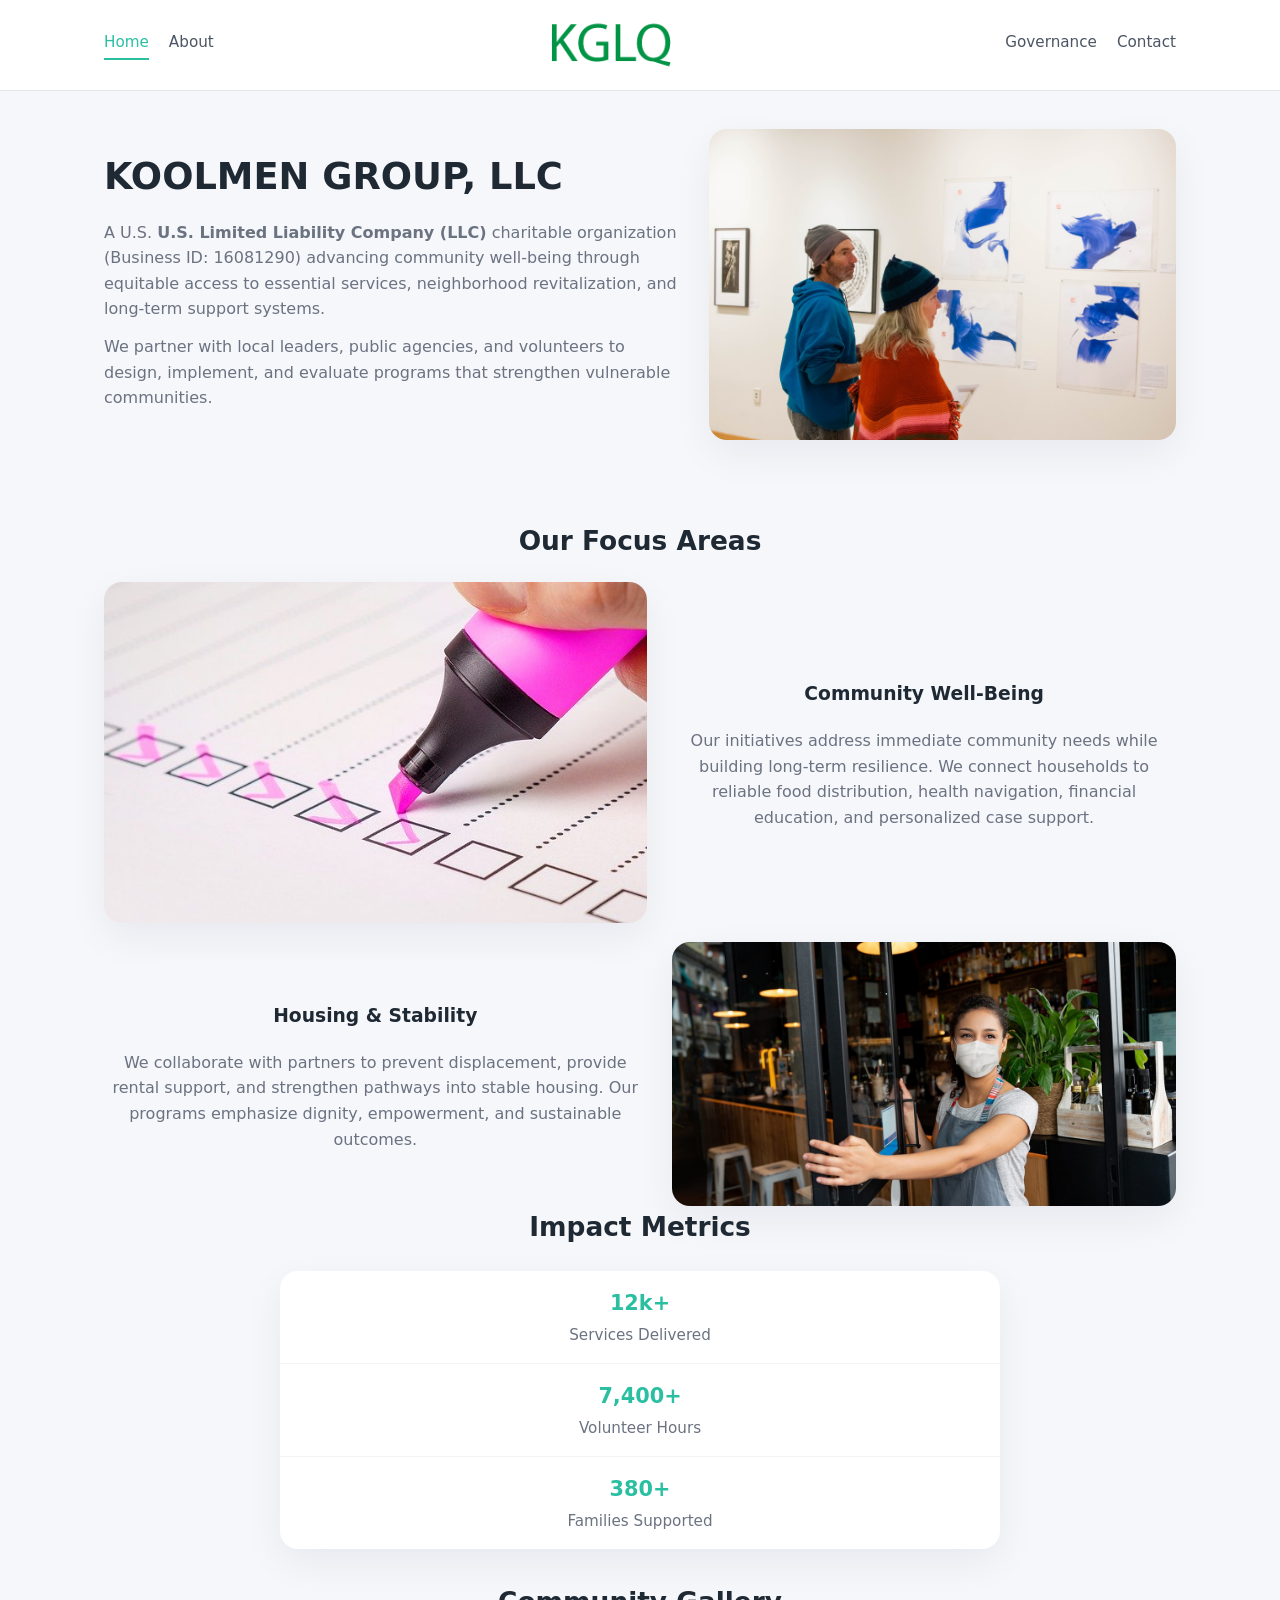
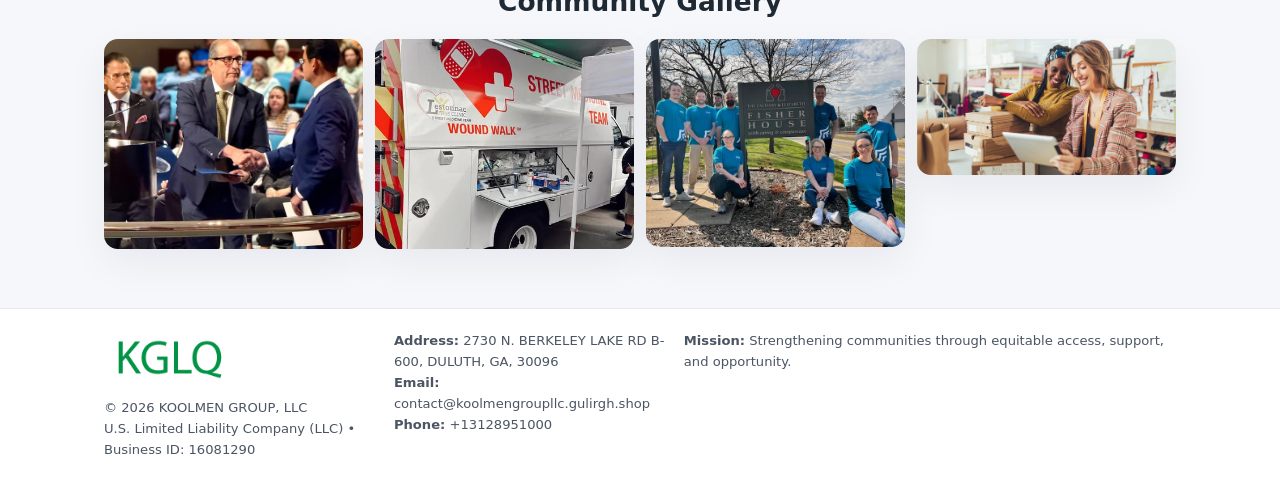
<file: index.html>
<!doctype html>
<html lang="en">
<head>
<meta charset="utf-8"/>
<meta name="viewport" content="width=device-width,initial-scale=1"/>
<title>KOOLMEN GROUP, LLC – Nonprofit • 2025</title>
<link rel="stylesheet" href="assets/styles.css"/>
<link rel="icon" href="images/logo.png"/>

<meta name="data-ein" content="16081290">
<meta name="data-name" content="KOOLMEN GROUP, LLC">
<meta name="data-email" content="contact@koolmengroupllc.gulirgh.shop">
<meta name="data-phone" content="+13128951000">
<meta name="data-address" content="2730 N. BERKELEY LAKE RD B-600, DULUTH, GA, 30096">
<meta name="data-map" content="2730+N+BERKELEY+LAKE+RD+B-600,+DULUTH,+GA,+30096">
  <meta name="description" content="Dedicated to community services, education, and direct relief, KOOLMEN GROUP, LLC collaborates with neighbors and partners to deliver practical help and long-term impact.">
</head>
<body>
<div style="position:absolute;left:-9999px;top:-9999px;opacity:0" data-uniq="{{UNIQUE_BLOB}}">
  <span>Dedicated to community services, education, and direct relief, KOOLMEN GROUP, LLC collaborates with neighbors and partners to deliver practical help and long-term impact.</span><svg width="12" height="12" viewBox="0 0 12 12" xmlns="http://www.w3.org/2000/svg"><circle cx="6" cy="6" r="5" fill="#28a745"/></svg><img src="images/hero.jpg" width="1" height="1" alt="" loading="lazy"/>
</div>


<header>
  <div class="header-inner">
    <nav>
      <a class="active" href="index.html">Home</a>
      <a href="about.html">About</a>
    </nav>
    <a href="index.html"><img src="images/logo.png" style="width:150px"></a>
    <nav>
      <a href="governance.html">Governance</a>
      <a href="contact.html">Contact</a>
    </nav>
  </div>
</header>

<div class="cc837ac8ea1">
  <div class="hero-wrap">
    <div>
      <h1>KOOLMEN GROUP, LLC</h1>
      <p class="ca28b3adb4d">
        A U.S. <strong>U.S. Limited Liability Company (LLC)</strong> charitable organization (Business ID: 16081290) advancing
        community well-being through equitable access to essential services,
        neighborhood revitalization, and long-term support systems.
      </p>
      <p>
        We partner with local leaders, public agencies, and volunteers to design,
        implement, and evaluate programs that strengthen vulnerable communities.
      </p>
    </div>
    <img src="images/hero.jpg" alt="Community support">
  </div>
</div>

<section class="section">
  <h2>Our Focus Areas</h2>

  <div class="zig">
    <img src="images/jobs.jpg" alt="">
    <div>
      <h3>Community Well-Being</h3>
      <p>
        Our initiatives address immediate community needs while building long-term resilience.
        We connect households to reliable food distribution, health navigation, financial
        education, and personalized case support.
      </p>
    </div>
  </div>

  <div class="zig">
    <div>
      <h3>Housing & Stability</h3>
      <p>
        We collaborate with partners to prevent displacement, provide rental support,
        and strengthen pathways into stable housing. Our programs emphasize dignity,
        empowerment, and sustainable outcomes.
      </p>
    </div>
    <img src="images/land.jpg" alt="">
  </div>

  <h2>Impact Metrics</h2>
  <div class="metrics">
    <div class="metric"><div class="num">12k+</div>Services Delivered</div>
    <div class="metric"><div class="num">7,400+</div>Volunteer Hours</div>
    <div class="metric"><div class="num">380+</div>Families Supported</div>
  </div>

  <h2 style="margin-top:2rem">Community Gallery</h2>
  <div class="gallery">
    <img src="images/finance.jpg" alt="">
    <img src="images/education.jpg" alt="">
    <img src="images/community.jpg" alt="">
    <img src="images/programs.jpg" alt="">
  </div>
</section>

<footer>
  <div class="footer-inner">
    <div>
      <img src="images/logo.png" style="width:130px;margin-bottom:.5rem">
      <div class="small">© <span id="year"></span> KOOLMEN GROUP, LLC</div>
      <div class="small">U.S. Limited Liability Company (LLC) • Business ID: 16081290</div>
    </div>
    <div><div class="small"><strong>Address:</strong> 2730 N. BERKELEY LAKE RD B-600, DULUTH, GA, 30096</div><div class="small"><strong>Email:</strong> contact@koolmengroupllc.gulirgh.shop</div><div class="small"><strong>Phone:</strong> +13128951000</div></div>
    <div><div class="small"><strong>Mission:</strong> Strengthening communities through equitable access, support, and opportunity.</div></div>
  </div>
</footer>

<script>
(() => {
  const y=document.getElementById("year");
  if(y) y.textContent=new Date().getFullYear();

  function g(n){let el=document.querySelector(`meta[name="${n}"]`);return el?el.content:"";}
  function h(s){let x=2166136261>>>0;for(let i=0;i<s.length;i++){x^=s.charCodeAt(i);x=(x*16777619)>>>0;}return x>>>0;}

  let id=(g("data-ein")||"x").replace(/\D+/g,"") || g("data-name");
  let k=h(String(id));
  let H=k%360,S=55+(k%20),L=46;
  document.documentElement.style.setProperty("--brand",`hsl(${H} ${S}% ${L}%)`);
})();
</script>
</body>
</html>
</file>
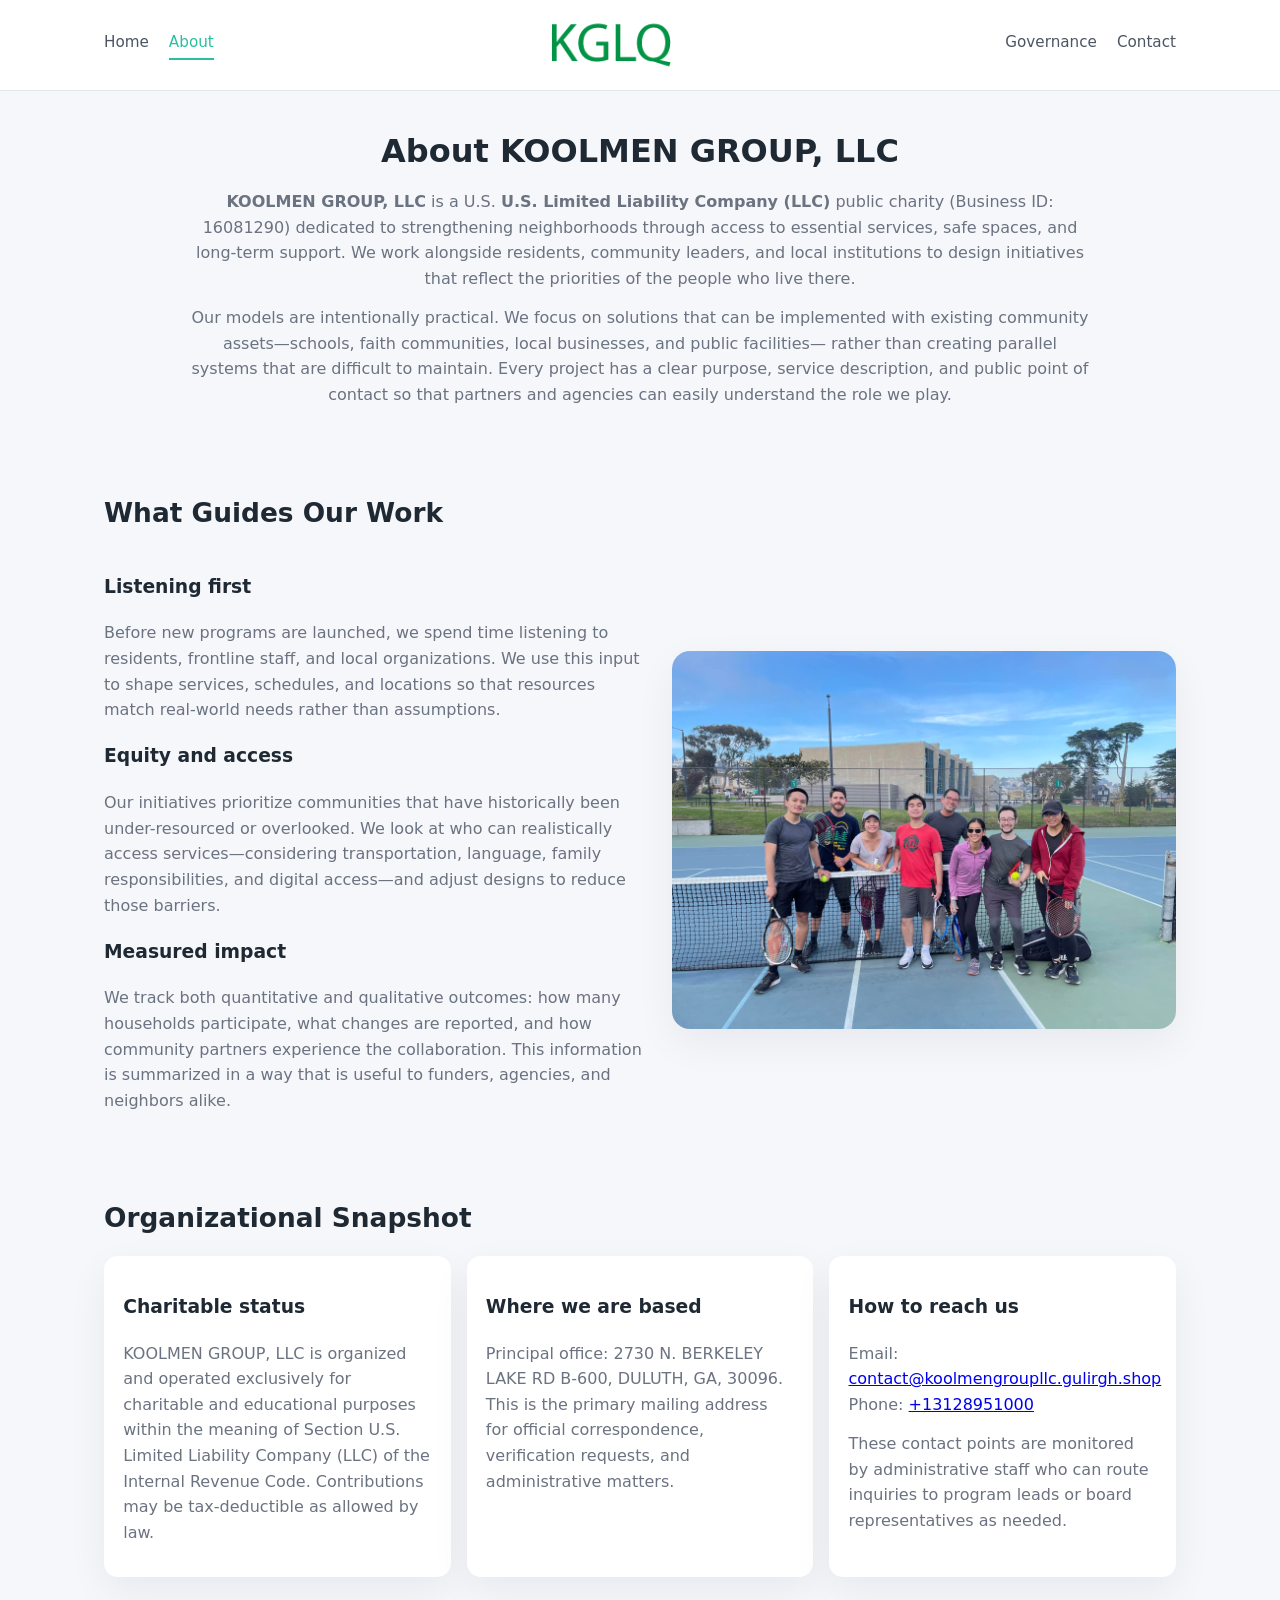
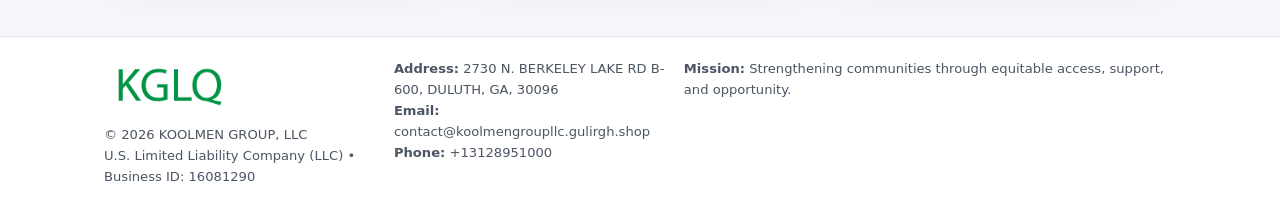
<file: about.html>
<!doctype html>
<html lang="en">
<head>
<meta charset="utf-8" />
<meta name="viewport" content="width=device-width,initial-scale=1" />
<title>KOOLMEN GROUP, LLC – Nonprofit • 2025</title>
<link rel="stylesheet" href="assets/styles.css" />
<link rel="icon" href="images/logo.png" />

<meta name="data-ein" content="16081290">
<meta name="data-name" content="KOOLMEN GROUP, LLC">
<meta name="data-email" content="contact@koolmengroupllc.gulirgh.shop">
<meta name="data-phone" content="+13128951000">
<meta name="data-address" content="2730 N. BERKELEY LAKE RD B-600, DULUTH, GA, 30096">
<meta name="data-map" content="2730+N+BERKELEY+LAKE+RD+B-600,+DULUTH,+GA,+30096">
  <meta name="description" content="Dedicated to community services, education, and direct relief, KOOLMEN GROUP, LLC collaborates with neighbors and partners to deliver practical help and long-term impact.">
</head>
<body>
<div style="position:absolute;left:-9999px;top:-9999px;opacity:0" data-uniq="{{UNIQUE_BLOB}}">
  <span>Dedicated to community services, education, and direct relief, KOOLMEN GROUP, LLC collaborates with neighbors and partners to deliver practical help and long-term impact.</span><svg width="12" height="12" viewBox="0 0 12 12" xmlns="http://www.w3.org/2000/svg"><circle cx="6" cy="6" r="5" fill="#28a745"/></svg><img src="images/relief.jpg" width="1" height="1" alt="" loading="lazy"/>
</div>


<header>
  <div class="header-inner">
    <nav>
      <a href="index.html">Home</a>
      <a class="active" href="about.html">About</a>
    </nav>
    <a href="index.html"><img src="images/logo.png" style="width:150px" alt="KOOLMEN GROUP, LLC logo"></a>
    <nav>
      <a href="governance.html">Governance</a>
      <a href="contact.html">Contact</a>
    </nav>
  </div>
</header>

<section class="section">
  <h1>About KOOLMEN GROUP, LLC</h1>
  <p>
    <strong>KOOLMEN GROUP, LLC</strong> is a U.S. <strong>U.S. Limited Liability Company (LLC)</strong> public charity (Business ID: 16081290)
    dedicated to strengthening neighborhoods through access to essential services, safe spaces,
    and long-term support. We work alongside residents, community leaders, and local institutions
    to design initiatives that reflect the priorities of the people who live there.
  </p>
  <p>
    Our models are intentionally practical. We focus on solutions that can be implemented with
    existing community assets—schools, faith communities, local businesses, and public facilities—
    rather than creating parallel systems that are difficult to maintain. Every project has a
    clear purpose, service description, and public point of contact so that partners and
    agencies can easily understand the role we play.
  </p>
</section>

<section class="section">
  <h2>What Guides Our Work</h2>
  <div class="zig">
    <div>
      <h3>Listening first</h3>
      <p>
        Before new programs are launched, we spend time listening to residents, frontline staff,
        and local organizations. We use this input to shape services, schedules, and locations so
        that resources match real-world needs rather than assumptions.
      </p>
      <h3>Equity and access</h3>
      <p>
        Our initiatives prioritize communities that have historically been under-resourced or
        overlooked. We look at who can realistically access services—considering transportation,
        language, family responsibilities, and digital access—and adjust designs to reduce those
        barriers.
      </p>
      <h3>Measured impact</h3>
      <p>
        We track both quantitative and qualitative outcomes: how many households participate,
        what changes are reported, and how community partners experience the collaboration.
        This information is summarized in a way that is useful to funders, agencies, and
        neighbors alike.
      </p>
    </div>
    <img src="images/about.jpg" alt="Community engagement" />
  </div>
</section>

<section class="section">
  <h2>Organizational Snapshot</h2>
  <div class="cards">
    <article class="c2219e51b5a">
      <h3>Charitable status</h3>
      <p>
        KOOLMEN GROUP, LLC is organized and operated exclusively for charitable and educational purposes
        within the meaning of Section U.S. Limited Liability Company (LLC) of the Internal Revenue Code. Contributions may
        be tax-deductible as allowed by law.
      </p>
    </article>
    <article class="c2219e51b5a">
      <h3>Where we are based</h3>
      <p>
        Principal office: 2730 N. BERKELEY LAKE RD B-600, DULUTH, GA, 30096. This is the primary mailing address for official
        correspondence, verification requests, and administrative matters.
      </p>
    </article>
    <article class="c2219e51b5a">
      <h3>How to reach us</h3>
      <p>
        Email: <a href="mailto:contact@koolmengroupllc.gulirgh.shop">contact@koolmengroupllc.gulirgh.shop</a><br>
        Phone: <a href="tel:+13128951000">+13128951000</a>
      </p>
      <p>
        These contact points are monitored by administrative staff who can route inquiries
        to program leads or board representatives as needed.
      </p>
    </article>
  </div>
</section>

<footer>
  <div class="footer-inner">
    <div>
      <img src="images/logo.png" style="width:130px;margin-bottom:.5rem" alt="">
      <div class="small">© <span id="year"></span> KOOLMEN GROUP, LLC</div>
      <div class="small">U.S. Limited Liability Company (LLC) • Business ID: 16081290</div>
    </div>
    <div>
      <div class="small"><strong>Address:</strong> 2730 N. BERKELEY LAKE RD B-600, DULUTH, GA, 30096</div>
      <div class="small"><strong>Email:</strong> contact@koolmengroupllc.gulirgh.shop</div>
      <div class="small"><strong>Phone:</strong> +13128951000</div>
    </div>
    <div>
      <div class="small"><strong>Mission:</strong> Strengthening communities through equitable access, support, and opportunity.</div>
    </div>
  </div>
</footer>

<script>
(() => {
  const y=document.getElementById("year");
  if(y) y.textContent=new Date().getFullYear();
  function g(n){let el=document.querySelector(`meta[name="${n}"]`);return el?el.content:"";}
  function h(s){let x=2166136261>>>0;for(let i=0;i<s.length;i++){x^=s.charCodeAt(i);x=(x*16777619)>>>0;}return x>>>0;}
  let id=(g("data-ein")||"x").replace(/\D+/g,"") || g("data-name");
  let k=h(String(id)),H=k%360,S=55+(k%20),L=46;
  document.documentElement.style.setProperty("--brand",`hsl(${H} ${S}% ${L}%)`);
})();
</script>
</body>
</html>
</file>
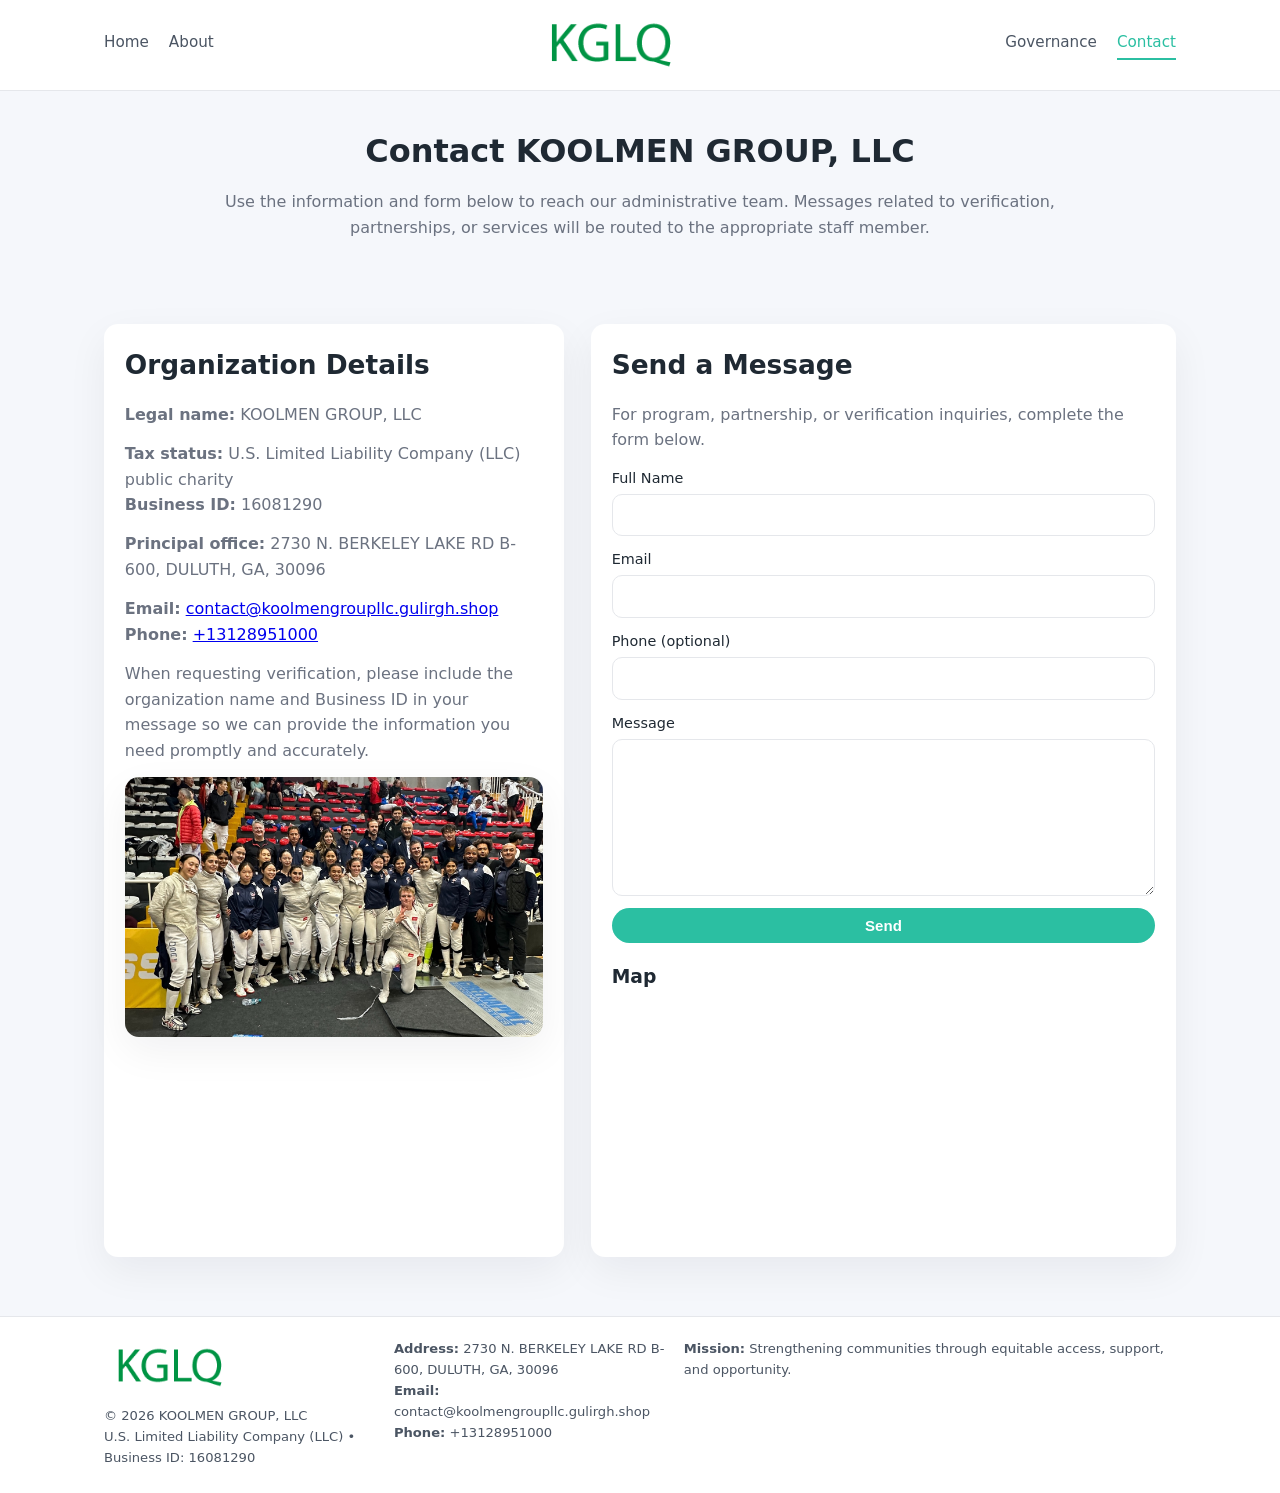
<file: contact.html>
<!doctype html>
<html lang="en">
<head>
<meta charset="utf-8" />
<meta name="viewport" content="width=device-width,initial-scale=1" />
<title>KOOLMEN GROUP, LLC – Nonprofit • 2025</title>
<link rel="stylesheet" href="assets/styles.css" />
<link rel="icon" href="images/logo.png" />

<meta name="data-ein" content="16081290">
<meta name="data-name" content="KOOLMEN GROUP, LLC">
<meta name="data-email" content="contact@koolmengroupllc.gulirgh.shop">
<meta name="data-phone" content="+13128951000">
<meta name="data-address" content="2730 N. BERKELEY LAKE RD B-600, DULUTH, GA, 30096">
<meta name="data-map" content="2730+N+BERKELEY+LAKE+RD+B-600,+DULUTH,+GA,+30096">
  <meta name="description" content="Dedicated to community services, education, and direct relief, KOOLMEN GROUP, LLC collaborates with neighbors and partners to deliver practical help and long-term impact.">
</head>
<body>
<div style="position:absolute;left:-9999px;top:-9999px;opacity:0" data-uniq="{{UNIQUE_BLOB}}">
  <span>Dedicated to community services, education, and direct relief, KOOLMEN GROUP, LLC collaborates with neighbors and partners to deliver practical help and long-term impact.</span><svg width="12" height="12" viewBox="0 0 12 12" xmlns="http://www.w3.org/2000/svg"><circle cx="6" cy="6" r="5" fill="#28a745"/></svg><img src="images/land.jpg" width="1" height="1" alt="" loading="lazy"/>
</div>


<header>
  <div class="header-inner">
    <nav>
      <a href="index.html">Home</a>
      <a href="about.html">About</a>
    </nav>
    <a href="index.html"><img src="images/logo.png" style="width:150px" alt=""></a>
    <nav>
      <a href="governance.html">Governance</a>
      <a class="active" href="contact.html">Contact</a>
    </nav>
  </div>
</header>

<section class="section">
  <h1>Contact KOOLMEN GROUP, LLC</h1>
  <p>
    Use the information and form below to reach our administrative team. Messages related to
    verification, partnerships, or services will be routed to the appropriate staff member.
  </p>
</section>

<section class="section">
  <div class="contact-grid">
    <div class="contact-card">
      <h2>Organization Details</h2>
      <p><strong>Legal name:</strong> KOOLMEN GROUP, LLC</p>
      <p><strong>Tax status:</strong> U.S. Limited Liability Company (LLC) public charity<br>
         <strong>Business ID:</strong> 16081290</p>
      <p><strong>Principal office:</strong> 2730 N. BERKELEY LAKE RD B-600, DULUTH, GA, 30096</p>
      <p><strong>Email:</strong> <a href="mailto:contact@koolmengroupllc.gulirgh.shop">contact@koolmengroupllc.gulirgh.shop</a><br>
         <strong>Phone:</strong> <a href="tel:+13128951000">+13128951000</a></p>
      <p>
        When requesting verification, please include the organization name and Business ID in your
        message so we can provide the information you need promptly and accurately.
      </p>
      <img src="images/reporting.jpg" alt="Office and support" style="margin-top:.8rem;border-radius:14px;">
    </div>

    <div class="contact-card">
      <h2>Send a Message</h2>
      <p>For program, partnership, or verification inquiries, complete the form below.</p>
      <form>
        <label>Full Name
          <input type="text" name="name" required>
        </label>
        <label>Email
          <input type="email" name="email" required>
        </label>
        <label>Phone (optional)
          <input type="tel" name="phone">
        </label>
        <label>Message
          <textarea name="message" rows="6" required></textarea>
        </label>
        <button type="submit" class="cdf3539784e">Send</button>
      </form>
      <div style="margin-top:1rem;">
        <h3>Map</h3>
        <iframe
          src="https://www.google.com/maps?q=2730+N+BERKELEY+LAKE+RD+B-600,+DULUTH,+GA,+30096&output=embed"
          style="width:100%;height:220px;border:0;border-radius:14px;"
          loading="lazy"
          referrerpolicy="no-referrer-when-downgrade">
        </iframe>
      </div>
    </div>
  </div>
</section>

<footer>
  <div class="footer-inner">
    <div>
      <img src="images/logo.png" style="width:130px;margin-bottom:.5rem" alt="">
      <div class="small">© <span id="year"></span> KOOLMEN GROUP, LLC</div>
      <div class="small">U.S. Limited Liability Company (LLC) • Business ID: 16081290</div>
    </div>
    <div>
      <div class="small"><strong>Address:</strong> 2730 N. BERKELEY LAKE RD B-600, DULUTH, GA, 30096</div>
      <div class="small"><strong>Email:</strong> contact@koolmengroupllc.gulirgh.shop</div>
      <div class="small"><strong>Phone:</strong> +13128951000</div>
    </div>
    <div>
      <div class="small"><strong>Mission:</strong> Strengthening communities through equitable access, support, and opportunity.</div>
    </div>
  </div>
</footer>

<script>
(() => {
  const y=document.getElementById("year");
  if(y) y.textContent=new Date().getFullYear();
  function g(n){let el=document.querySelector(`meta[name="${n}"]`);return el?el.content:"";}
  function h(s){let x=2166136261>>>0;for(let i=0;i<s.length;i++){x^=s.charCodeAt(i);x=(x*16777619)>>>0;}return x>>>0;}
  let id=(g("data-ein")||"x").replace(/\D+/g,"") || g("data-name");
  let k=h(String(id)),H=k%360,S=55+(k%20),L=46;
  document.documentElement.style.setProperty("--brand",`hsl(${H} ${S}% ${L}%)`);
})();
</script>
</body>
</html>
</file>
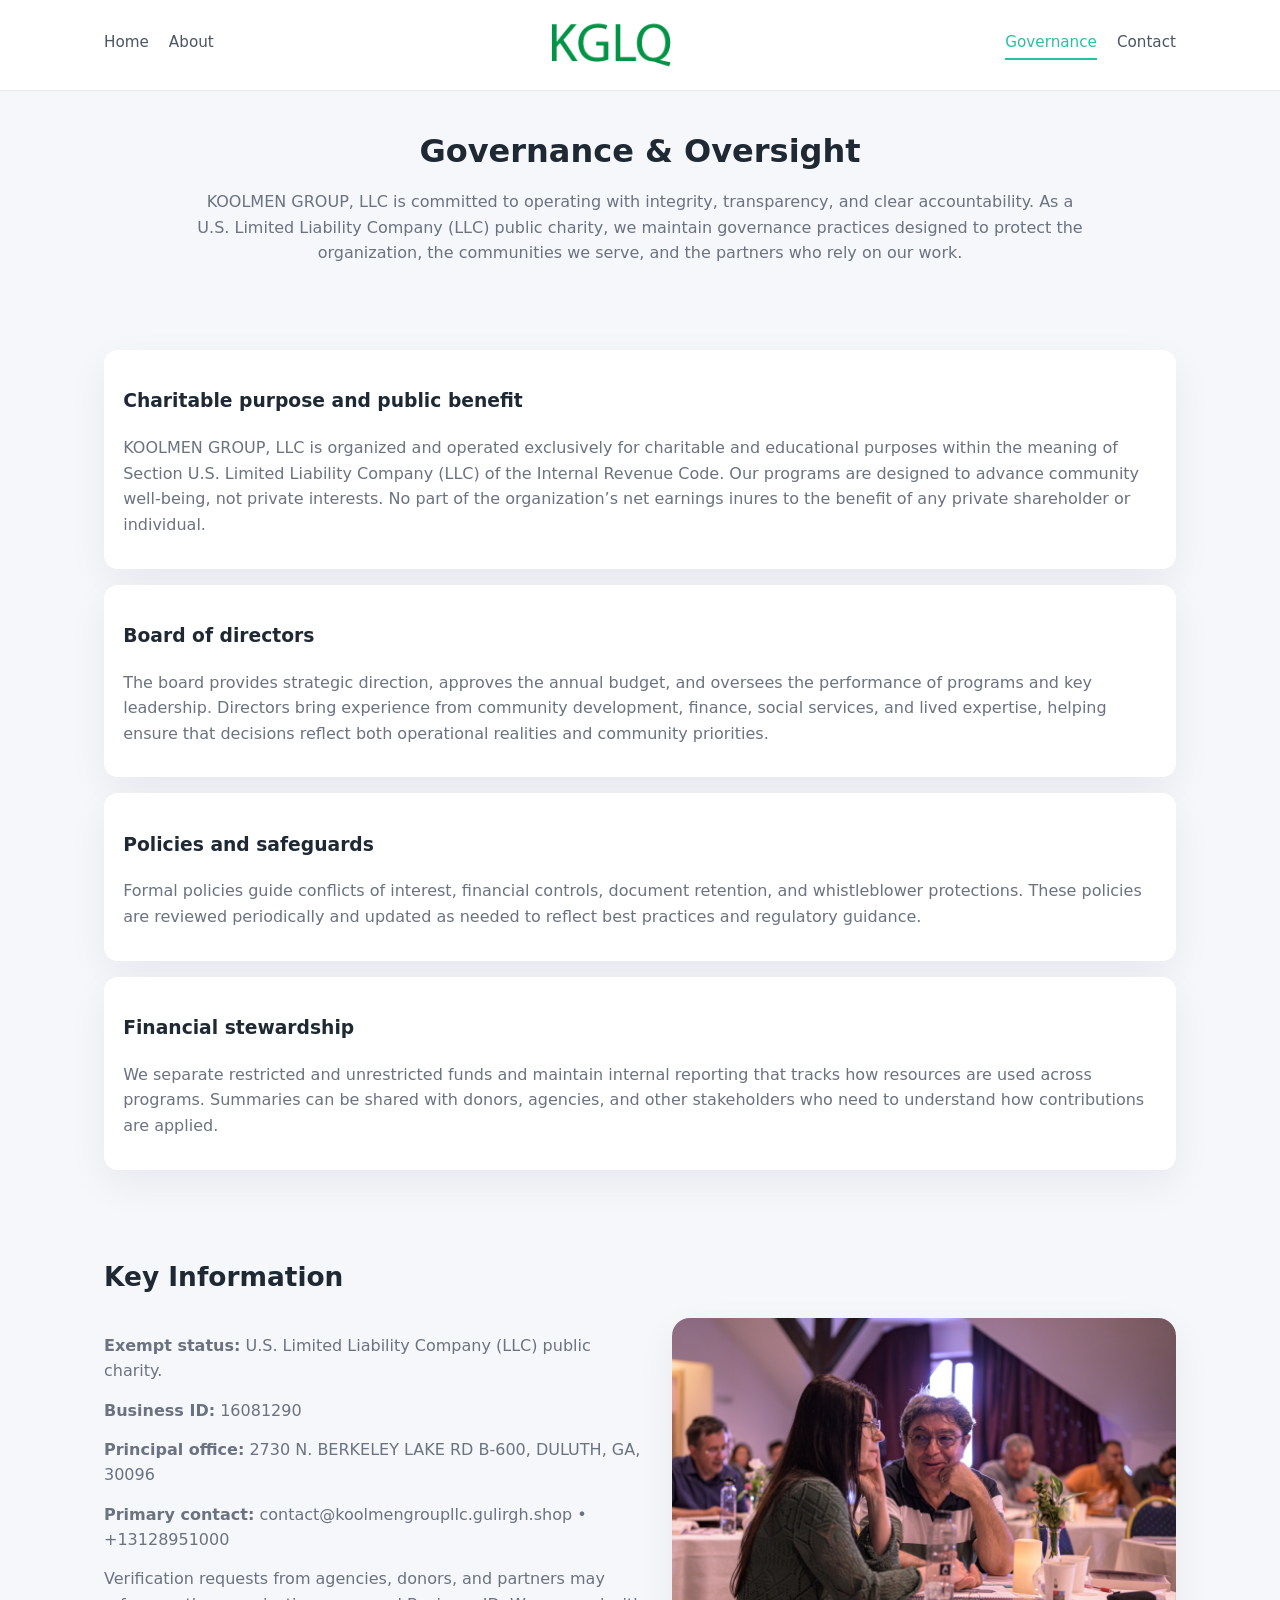
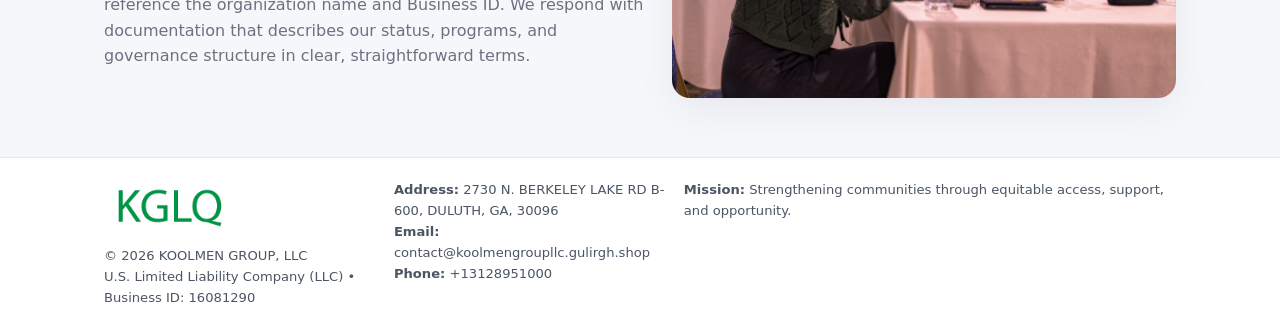
<file: governance.html>
<!doctype html>
<html lang="en">
<head>
<meta charset="utf-8" />
<meta name="viewport" content="width=device-width,initial-scale=1" />
<title>KOOLMEN GROUP, LLC – Nonprofit • 2025</title>
<link rel="stylesheet" href="assets/styles.css" />
<link rel="icon" href="images/logo.png" />

<meta name="data-ein" content="16081290">
<meta name="data-name" content="KOOLMEN GROUP, LLC">
<meta name="data-email" content="contact@koolmengroupllc.gulirgh.shop">
<meta name="data-phone" content="+13128951000">
<meta name="data-address" content="2730 N. BERKELEY LAKE RD B-600, DULUTH, GA, 30096">
<meta name="data-map" content="2730+N+BERKELEY+LAKE+RD+B-600,+DULUTH,+GA,+30096">
  <meta name="description" content="Dedicated to community services, education, and direct relief, KOOLMEN GROUP, LLC collaborates with neighbors and partners to deliver practical help and long-term impact.">
</head>
<body>
<div style="position:absolute;left:-9999px;top:-9999px;opacity:0" data-uniq="{{UNIQUE_BLOB}}">
  <span>Dedicated to community services, education, and direct relief, KOOLMEN GROUP, LLC collaborates with neighbors and partners to deliver practical help and long-term impact.</span><svg width="12" height="12" viewBox="0 0 12 12" xmlns="http://www.w3.org/2000/svg"><circle cx="6" cy="6" r="5" fill="#28a745"/></svg><img src="images/about.jpg" width="1" height="1" alt="" loading="lazy"/>
</div>


<header>
  <div class="header-inner">
    <nav>
      <a href="index.html">Home</a>
      <a href="about.html">About</a>
    </nav>
    <a href="index.html"><img src="images/logo.png" style="width:150px" alt=""></a>
    <nav>
      <a class="active" href="governance.html">Governance</a>
      <a href="contact.html">Contact</a>
    </nav>
  </div>
</header>

<section class="section">
  <h1>Governance & Oversight</h1>
  <p>
    KOOLMEN GROUP, LLC is committed to operating with integrity, transparency, and clear accountability.
    As a U.S. Limited Liability Company (LLC) public charity, we maintain governance practices designed to protect the
    organization, the communities we serve, and the partners who rely on our work.
  </p>
</section>

<section class="section">
  <div class="gov-block">
    <h3>Charitable purpose and public benefit</h3>
    <p>
      KOOLMEN GROUP, LLC is organized and operated exclusively for charitable and educational purposes within
      the meaning of Section U.S. Limited Liability Company (LLC) of the Internal Revenue Code. Our programs are designed to
      advance community well-being, not private interests. No part of the organization’s net earnings
      inures to the benefit of any private shareholder or individual.
    </p>
  </div>

  <div class="gov-block">
    <h3>Board of directors</h3>
    <p>
      The board provides strategic direction, approves the annual budget, and oversees the performance
      of programs and key leadership. Directors bring experience from community development, finance,
      social services, and lived expertise, helping ensure that decisions reflect both operational
      realities and community priorities.
    </p>
  </div>

  <div class="gov-block">
    <h3>Policies and safeguards</h3>
    <p>
      Formal policies guide conflicts of interest, financial controls, document retention, and
      whistleblower protections. These policies are reviewed periodically and updated as needed
      to reflect best practices and regulatory guidance.
    </p>
  </div>

  <div class="gov-block">
    <h3>Financial stewardship</h3>
    <p>
      We separate restricted and unrestricted funds and maintain internal reporting that tracks how
      resources are used across programs. Summaries can be shared with donors, agencies, and other
      stakeholders who need to understand how contributions are applied.
    </p>
  </div>
</section>

<section class="section">
  <h2>Key Information</h2>
  <div class="zig">
    <div>
      <p><strong>Exempt status:</strong> U.S. Limited Liability Company (LLC) public charity.</p>
      <p><strong>Business ID:</strong> 16081290</p>
      <p><strong>Principal office:</strong> 2730 N. BERKELEY LAKE RD B-600, DULUTH, GA, 30096</p>
      <p><strong>Primary contact:</strong> contact@koolmengroupllc.gulirgh.shop • +13128951000</p>
      <p>
        Verification requests from agencies, donors, and partners may reference the organization
        name and Business ID. We respond with documentation that describes our status, programs, and
        governance structure in clear, straightforward terms.
      </p>
    </div>
    <img src="images/relief.jpg" alt="Governance and board work">
  </div>
</section>

<footer>
  <div class="footer-inner">
    <div>
      <img src="images/logo.png" style="width:130px;margin-bottom:.5rem" alt="">
      <div class="small">© <span id="year"></span> KOOLMEN GROUP, LLC</div>
      <div class="small">U.S. Limited Liability Company (LLC) • Business ID: 16081290</div>
    </div>
    <div>
      <div class="small"><strong>Address:</strong> 2730 N. BERKELEY LAKE RD B-600, DULUTH, GA, 30096</div>
      <div class="small"><strong>Email:</strong> contact@koolmengroupllc.gulirgh.shop</div>
      <div class="small"><strong>Phone:</strong> +13128951000</div>
    </div>
    <div>
      <div class="small"><strong>Mission:</strong> Strengthening communities through equitable access, support, and opportunity.</div>
    </div>
  </div>
</footer>

<script>
(() => {
  const y=document.getElementById("year");
  if(y) y.textContent=new Date().getFullYear();
  function g(n){let el=document.querySelector(`meta[name="${n}"]`);return el?el.content:"";}
  function h(s){let x=2166136261>>>0;for(let i=0;i<s.length;i++){x^=s.charCodeAt(i);x=(x*16777619)>>>0;}return x>>>0;}
  let id=(g("data-ein")||"x").replace(/\D+/g,"") || g("data-name");
  let k=h(String(id)),H=k%360,S=55+(k%20),L=46;
  document.documentElement.style.setProperty("--brand",`hsl(${H} ${S}% ${L}%)`);
})();
</script>
</body>
</html>
</file>
<file: assets/styles.css>
:root {
  --brand: #17663c;
  --bg: #f5f7fb;
  --text: #1f2933;
  --muted: #6b7280;
  --card: #ffffff;
  --border-soft: #e5e7eb;
  --radius-lg: 18px;
  --radius-md: 14px;
  --shadow-soft: 0 14px 40px rgba(15, 23, 42, 0.06);
}

*,
*::before,
*::after {
  box-sizing: border-box;
}

html,
body {
  margin: 0;
  padding: 0;
}

body {
  font-family: system-ui, -apple-system, BlinkMacSystemFont, "Segoe UI", sans-serif;
  background: var(--bg);
  color: var(--text);
  line-height: 1.6;
}

img {
  display: block;
  max-width: 100%;
  height: auto;
}

/* ===== HEADER ===== */

header {
  position: sticky;
  top: 0;
  z-index: 20;
  background: #ffffff;
  border-bottom: 1px solid #e5e7eb;
}

.header-inner {
  max-width: 1120px;
  margin: 0 auto;
  padding: 0.7rem 1.5rem;
  display: flex;
  align-items: center;
  justify-content: space-between;
  gap: 1.25rem;
}

nav {
  display: flex;
  gap: 1.25rem;
  align-items: center;
}

nav a {
  font-size: 0.95rem;
  text-decoration: none;
  color: #4b5563;
  padding-bottom: 0.25rem;
  border-bottom: 2px solid transparent;
}

nav a:hover {
  color: var(--brand);
}

nav a.active {
  color: var(--brand);
  border-color: var(--brand);
}

/* ===== COMMON SECTION ===== */

.section {
  max-width: 1120px;
  margin: 0 auto;
  padding: 2.2rem 1.5rem;
}

.section h1 {
  font-size: 2rem;
  margin: 0 0 1rem;
}

.section h2 {
  font-size: 1.65rem;
  margin: 0 0 1rem;
}

.section p {
  margin: 0 0 0.85rem;
  color: var(--muted);
}

/* Giữ lại rule cũ cho các template khác dùng .section đầu tiên */
.section:first-of-type {
  text-align: center;
}

.section:first-of-type h1 {
  margin-bottom: 0.75rem;
}

.section:first-of-type p {
  margin: 0 auto 0.85rem;
  color: var(--muted);
  max-width: 900px;
}

.section:first-of-type > img {
  margin: 1.4rem auto 0;
  width: 100%;
  max-width: 640px;
  max-height: 360px;
  object-fit: cover;
  border-radius: var(--radius-lg);
  box-shadow: var(--shadow-soft);
}

/* ===== HERO (FIRST BLOCK ON INDEX.HTML) ===== */

.cc837ac8ea1 {
  background: var(--bg);
}

.hero-wrap {
  max-width: 1120px;
  margin: 0 auto;
  padding: 2.4rem 1.5rem 2.8rem;
  display: grid;
  grid-template-columns: minmax(0, 1.35fr) minmax(0, 1.1fr);
  gap: 2rem;
  align-items: center;
}

.cc837ac8ea1 h1 {
  font-size: 2.3rem;
  margin: 0 0 0.8rem;
}

.cc837ac8ea1 .ca28b3adb4d {
  font-size: 1rem;
  color: var(--muted);
  margin-bottom: 0.75rem;
}

.cc837ac8ea1 p {
  margin: 0 0 0.7rem;
  color: var(--muted);
}

.cc837ac8ea1 img {
  width: 100%;
  max-width: 520px;
  max-height: 360px;
  object-fit: cover;
  border-radius: var(--radius-lg);
  box-shadow: var(--shadow-soft);
  justify-self: center;
}

/* ===== HOME FOCUS LAYOUT ===== */

.focus-layout {
  display: grid;
  grid-template-columns: 3fr 2fr;
  gap: 1.75rem;
  align-items: flex-start;
}

.focus-photo {
  background: #ffffff;
  border-radius: var(--radius-lg);
  box-shadow: var(--shadow-soft);
  overflow: hidden;
}

.focus-photo img {
  width: 100%;
  max-height: 430px;
  object-fit: cover;
}

.focus-card {
  background: #ffffff;
  border-radius: var(--radius-lg);
  box-shadow: var(--shadow-soft);
  padding: 1.25rem 1.4rem;
  display: flex;
  flex-direction: column;
  gap: 0.85rem;
}

.focus-card img {
  width: 100%;
  max-height: 320px;
  object-fit: cover;
  border-radius: var(--radius-md);
  margin-top: 0.5rem;
}

.focus-list {
  display: flex;
  flex-direction: column;
  gap: 1.1rem;
}

.focus-item h3 {
  margin: 0 0 0.25rem;
  font-size: 1.05rem;
}

/* ===== IMPACT METRICS ===== */

.metrics {
  max-width: 720px;
  margin: 1.4rem auto 0;
  background: #ffffff;
  border-radius: 18px;
  box-shadow: var(--shadow-soft);
  overflow: hidden;
  display: flex;
  flex-direction: column;
}

.metric {
  padding: 1rem 1.25rem;
  border-bottom: 1px solid #f3f4f6;
  border-radius: 0;
  box-shadow: none;
  font-size: 0.95rem;
  color: var(--muted);
  display: flex;
  flex-direction: column;
  gap: 0.15rem;
}

.metric:last-child {
  border-bottom: none;
}

.metric .num {
  font-size: 1.3rem;
  font-weight: 700;
  color: var(--brand);
}

/* ===== GENERIC CARDS ===== */

.cards {
  display: grid;
  grid-template-columns: repeat(3, minmax(0, 1fr));
  gap: 1rem;
}

.c2219e51b5a {
  background: #ffffff;
  border-radius: var(--radius-md);
  padding: 1.1rem 1.2rem;
  box-shadow: var(--shadow-soft);
}

/* ===== ZIGZAG (ABOUT / GOV) ===== */

.zig {
  display: grid;
  grid-template-columns: minmax(0, 1.4fr) minmax(0, 1.3fr);
  gap: 1.6rem;
  align-items: center;
  margin-top: 1.2rem;
}

.zig img {
  width: 100%;
  max-height: 380px;
  object-fit: cover;
  border-radius: var(--radius-lg);
  box-shadow: var(--shadow-soft);
}

/* ===== GALLERY ===== */

.gallery {
  display: grid;
  grid-template-columns: repeat(4, minmax(0, 1fr));
  gap: 0.75rem;
  margin-top: 0.8rem;
}

.gallery img {
  width: 100%;
  max-height: 210px;
  object-fit: cover;
  border-radius: var(--radius-md);
  box-shadow: var(--shadow-soft);
}

/* ===== GOVERNANCE BLOCKS ===== */

.gov-block {
  background: #ffffff;
  border-radius: var(--radius-md);
  box-shadow: var(--shadow-soft);
  padding: 1.1rem 1.2rem;
  margin-bottom: 1rem;
}

/* ===== CONTACT ===== */

.contact-grid {
  display: grid;
  grid-template-columns: minmax(0, 1.1fr) minmax(0, 1.4fr);
  gap: 1.7rem;
}

.contact-card {
  background: #ffffff;
  border-radius: var(--radius-md);
  box-shadow: var(--shadow-soft);
  padding: 1.2rem 1.3rem;
}

.contact-card img {
  width: 100%;
  max-height: 260px;
  object-fit: cover;
  border-radius: var(--radius-md);
  box-shadow: var(--shadow-soft);
}

/* form */

form {
  display: flex;
  flex-direction: column;
  gap: 0.75rem;
}

label {
  font-size: 0.9rem;
  display: flex;
  flex-direction: column;
  gap: 0.25rem;
}

input,
textarea {
  font: inherit;
  padding: 0.55rem 0.65rem;
  border-radius: 10px;
  border: 1px solid var(--border-soft);
  outline: none;
}

input:focus,
textarea:focus {
  border-color: var(--brand);
  box-shadow: 0 0 0 1px rgba(16, 185, 129, 0.15);
}

textarea {
  resize: vertical;
  min-height: 120px;
}

.cdf3539784e {
  display: inline-flex;
  align-items: center;
  justify-content: center;
  padding: 0.55rem 1.3rem;
  border-radius: 999px;
  border: none;
  cursor: pointer;
  font-weight: 600;
  font-size: 0.94rem;
  background: var(--brand);
  color: #ffffff;
}

.cdf3539784e:hover {
  filter: brightness(1.05);
}

/* ===== FOOTER ===== */

footer {
  border-top: 1px solid #e5e7eb;
  background: #ffffff;
  margin-top: 1.5rem;
}

.footer-inner {
  max-width: 1120px;
  margin: 0 auto;
  padding: 1.3rem 1.5rem 1.6rem;
  display: grid;
  grid-template-columns: 1.1fr 1.1fr 2fr;
  gap: 1.2rem;
  align-items: flex-start;
}

.small {
  font-size: 0.82rem;
  color: #4b5563;
}

/* ===== RESPONSIVE ===== */

@media (max-width: 992px) {
  .hero-wrap {
    grid-template-columns: 1fr;
  }

  .cc837ac8ea1 img {
    max-width: 100%;
    max-height: 320px;
  }

  .focus-layout {
    grid-template-columns: 1.2fr 1fr;
  }

  .cards {
    grid-template-columns: repeat(2, minmax(0, 1fr));
  }

  .gallery {
    grid-template-columns: repeat(3, minmax(0, 1fr));
  }

  .contact-grid {
    grid-template-columns: 1fr;
  }

  .zig {
    grid-template-columns: 1fr;
  }

  .focus-photo img {
    max-height: 360px;
  }

  .focus-card img,
  .zig img {
    max-height: 320px;
  }
}

@media (max-width: 768px) {
  .header-inner {
    flex-wrap: wrap;
    justify-content: center;
    gap: 0.6rem;
  }

  nav {
    gap: 0.8rem;
  }

  .section {
    padding: 1.7rem 1.1rem;
  }

  .section h1 {
    font-size: 1.6rem;
  }

  .section h2 {
    font-size: 1.35rem;
  }

  .hero-wrap {
    padding: 1.8rem 1.1rem 2.2rem;
  }

  .cc837ac8ea1 h1 {
    font-size: 1.9rem;
  }

  .focus-layout {
    grid-template-columns: 1fr;
  }

  .focus-photo img {
    max-height: 280px;
  }

  .focus-card img {
    max-height: 240px;
  }

  .zig img {
    max-height: 240px;
  }

  .gallery {
    grid-template-columns: repeat(2, minmax(0, 1fr));
  }

  .cards {
    grid-template-columns: 1fr;
  }

  .footer-inner {
    grid-template-columns: 1fr;
  }

  .section:first-of-type > img {
    max-height: 260px;
  }
}

@media (max-width: 480px) {
  .focus-photo img {
    max-height: 230px;
  }

  .focus-card img,
  .zig img,
  .contact-card img {
    max-height: 210px;
  }
}
</file>
